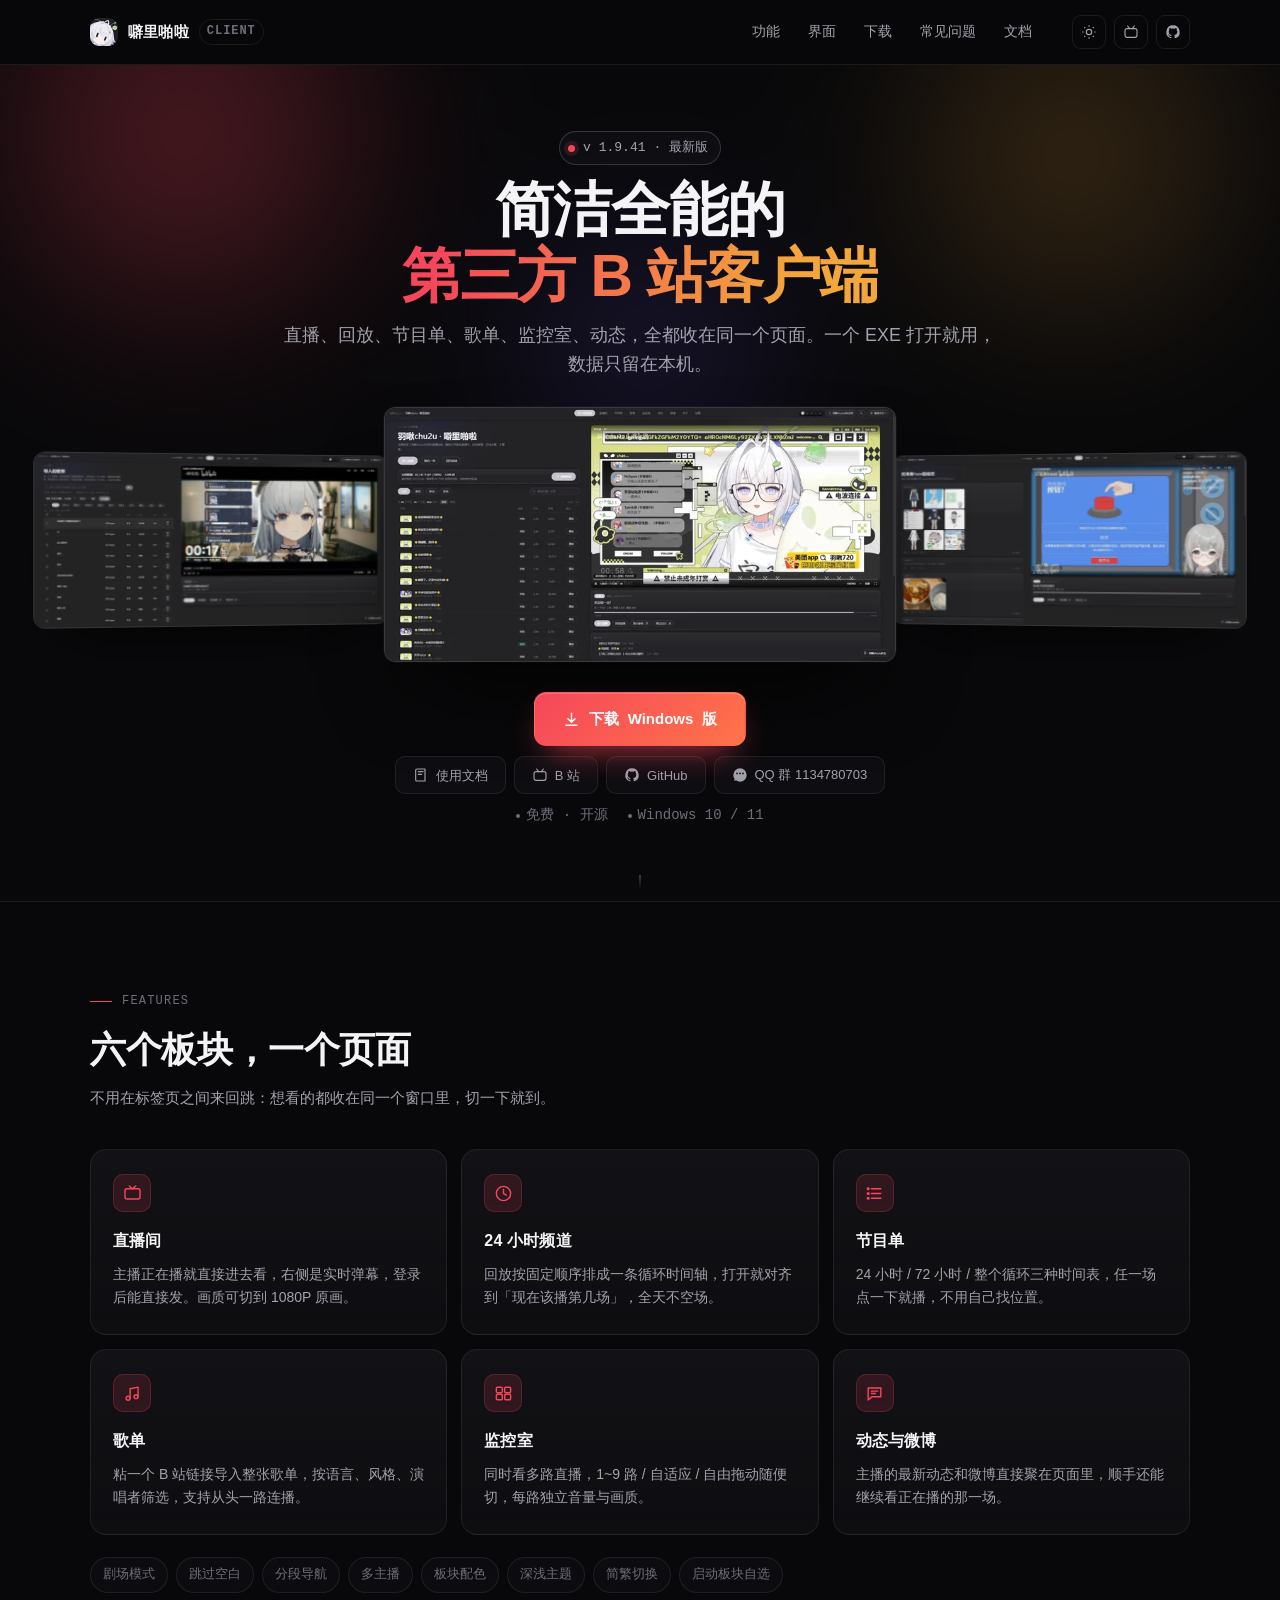
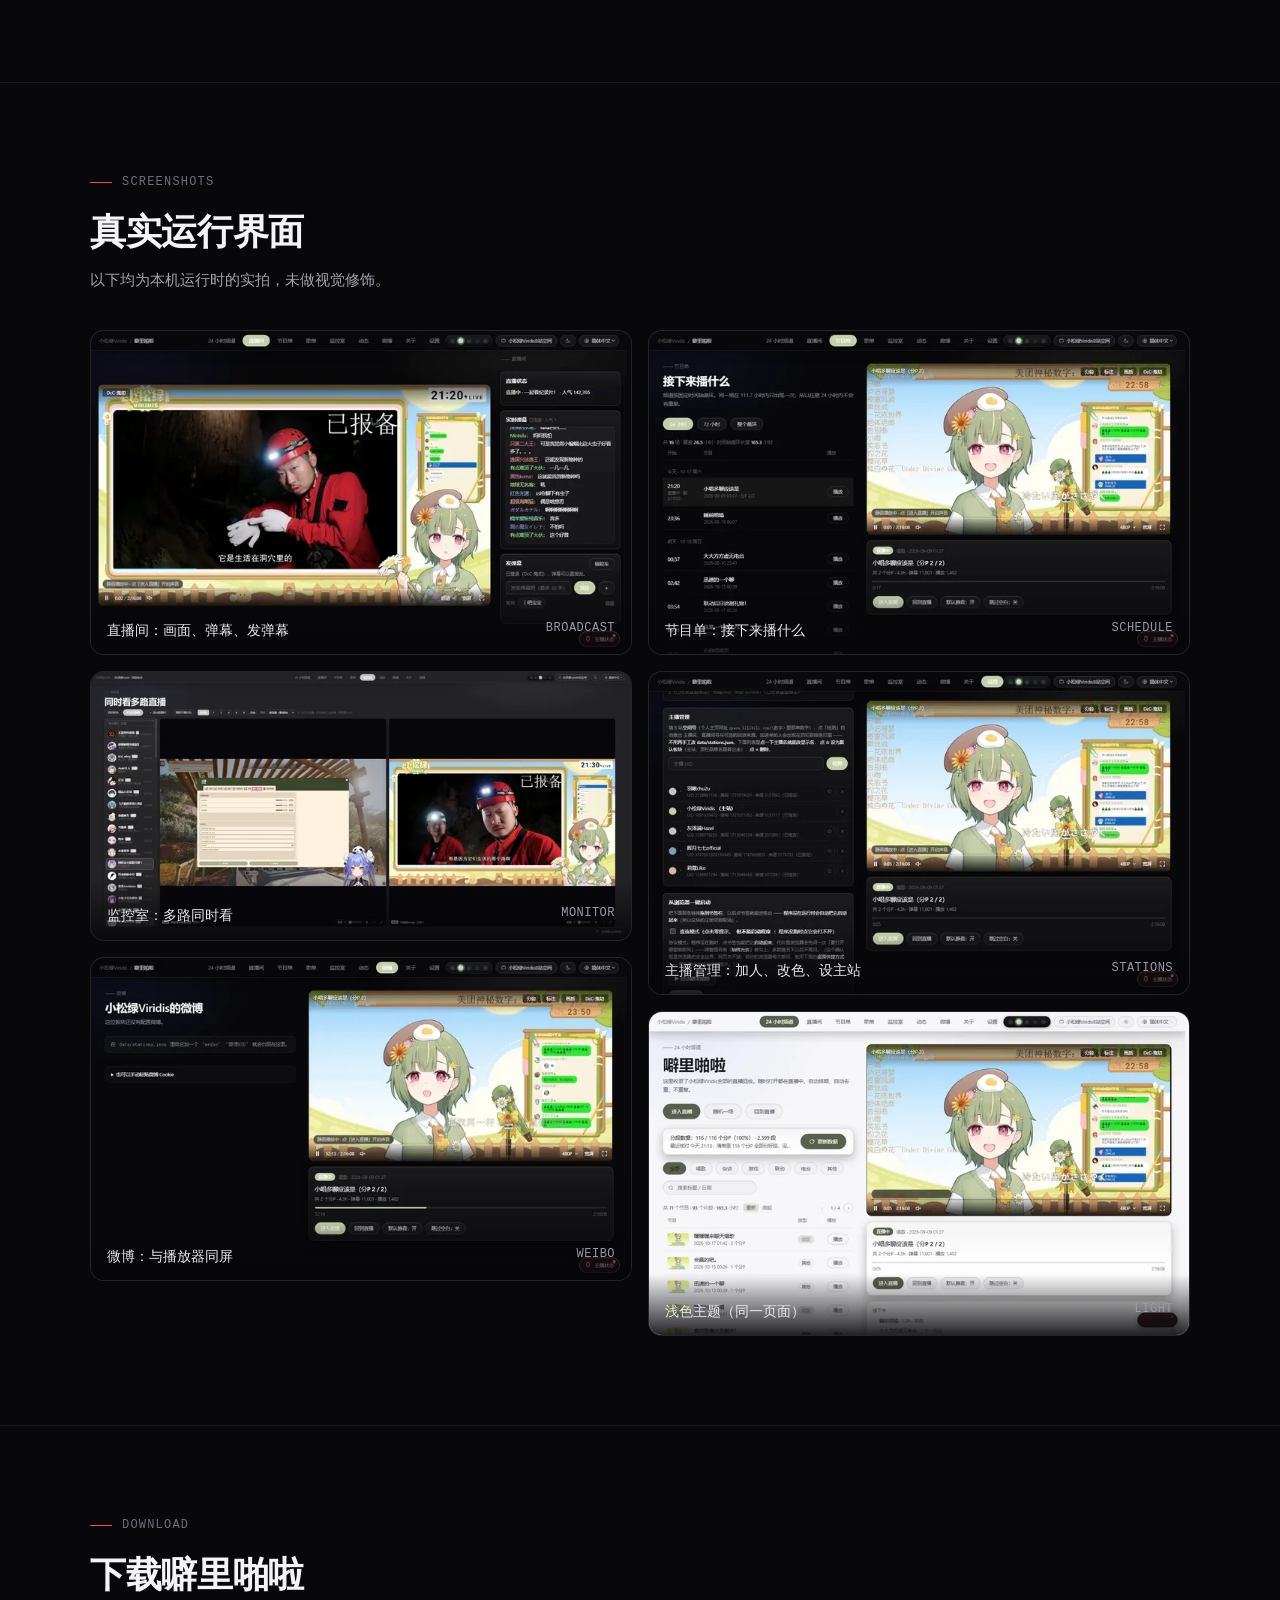
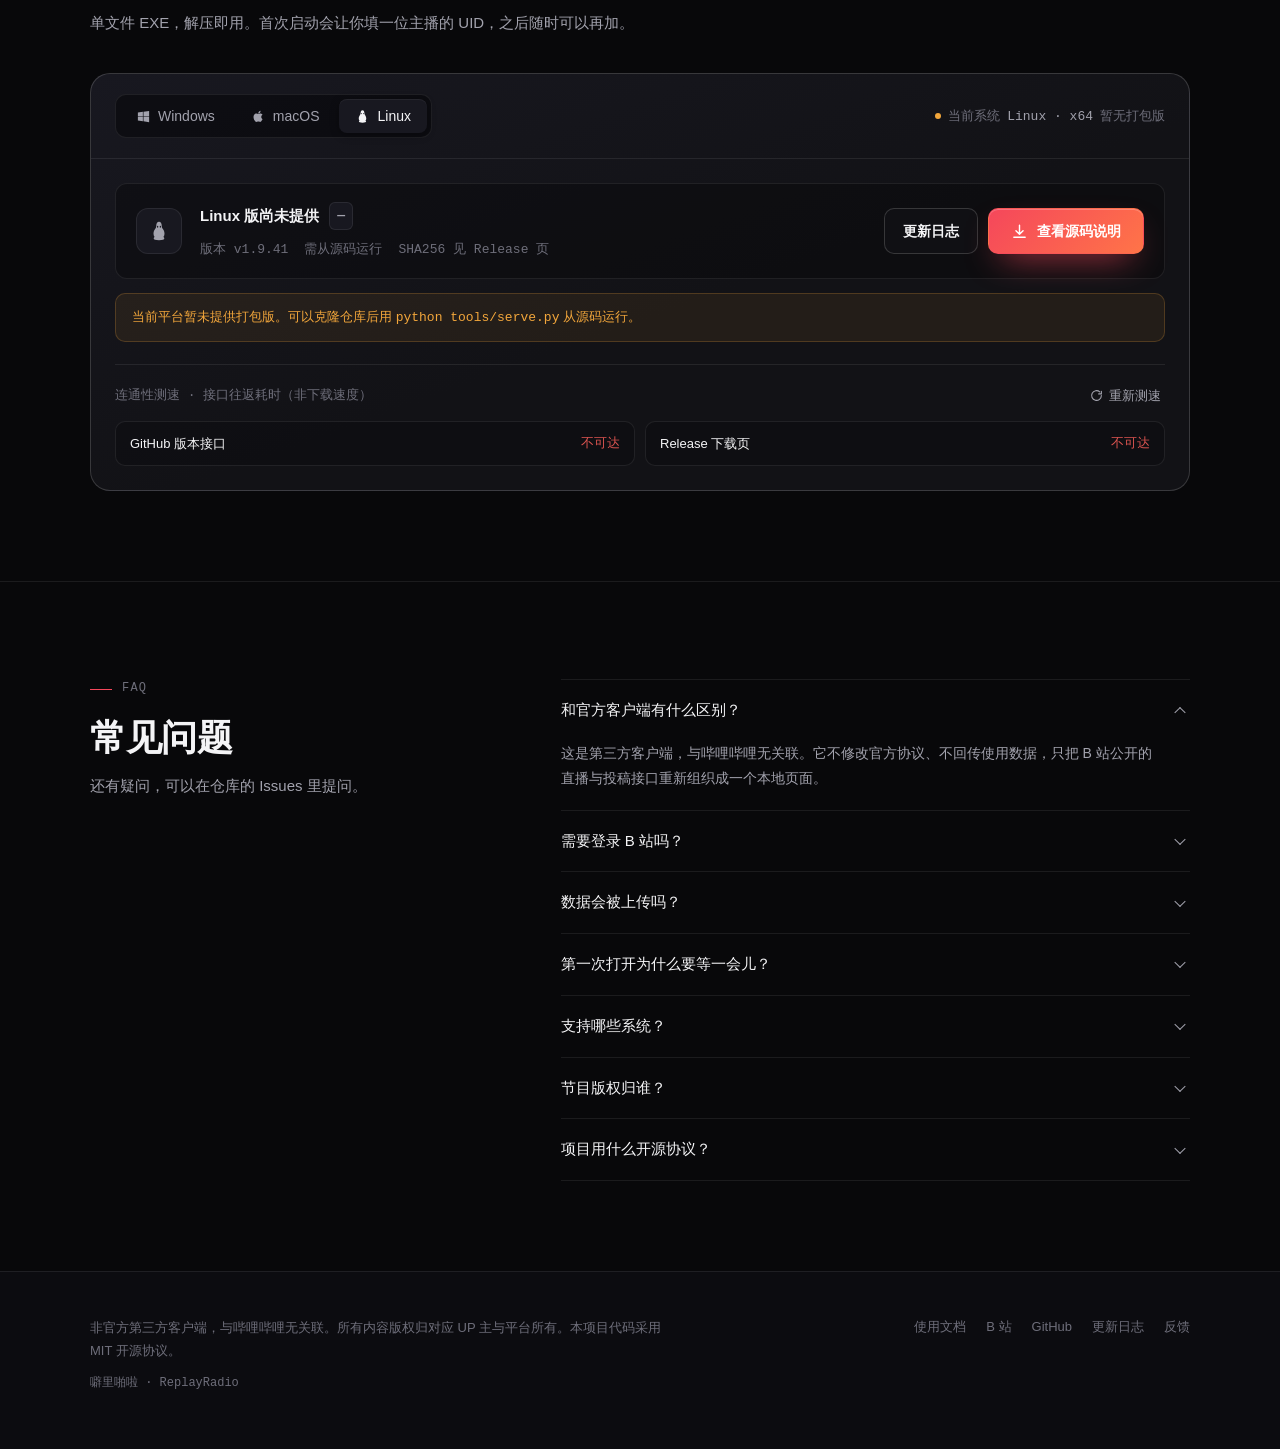
<file: index.html>
<!DOCTYPE html>
<html lang="zh-CN" data-theme="dark">
<head>
<meta charset="UTF-8" />
<meta name="viewport" content="width=device-width, initial-scale=1" />
<title>噼里啪啦 — 简洁全能的第三方 B 站客户端</title>
<meta name="description" content="噼里啪啦把直播、回放、节目单、歌单、监控室与动态收进同一个页面：一个 EXE 打开即用，不用装插件，数据只留在本机。" />
<meta name="theme-color" content="#08080a" />
<meta property="og:title" content="噼里啪啦 · 第三方 B 站客户端" />
<meta property="og:description" content="简洁全能，让你畅享全新的 B 站体验。六个板块，一个页面。" />
<meta property="og:type" content="website" />
<!-- 官网标签页图标（site/favicon.png）与左上角 logo 同源；EXE/快捷方式图标仍由 tools/make_icon.py 生成 -->
<link rel="icon" type="image/png" href="favicon.png" />
<link rel="apple-touch-icon" href="favicon.png" />
<style>
*,*::before,*::after{box-sizing:border-box}
:root{
  --bg:#08080a; --bg-soft:#0c0c10; --card:#121216; --card-2:#181820;
  --line:rgba(255,255,255,.08); --line-strong:rgba(255,255,255,.16);
  --fg:#f4f4f6; --muted:#a2a2ad; --dim:#6e6e7a;
  --red:#f5475b; --red-soft:rgba(245,71,91,.14); --amber:#f2a63b;
  --radius:16px; --maxw:1180px;
  --font:"PingFang SC","HarmonyOS Sans SC","Microsoft YaHei",-apple-system,BlinkMacSystemFont,"Segoe UI",sans-serif;
  --mono:ui-monospace,"SF Mono","JetBrains Mono",Consolas,monospace;
}
html[data-theme="light"]{
  --bg:#f6f6f8; --bg-soft:#fff; --card:#fff; --card-2:#f1f1f4;
  --line:rgba(12,12,20,.09); --line-strong:rgba(12,12,20,.16);
  --fg:#13131a; --muted:#575763; --dim:#8b8b97;
  --red-soft:rgba(245,71,91,.1);
}
html,body{margin:0}
body{background:var(--bg);color:var(--fg);font-family:var(--font);font-size:16px;line-height:1.65;font-variant-numeric:tabular-nums;
  -webkit-font-smoothing:antialiased;overflow-x:hidden;transition:background .3s,color .3s}
a{color:inherit;text-decoration:none}
img{display:block;max-width:100%}
h1,h2,h3,p{margin:0}
::selection{background:rgba(245,71,91,.3)}

.wrap{max-width:var(--maxw);margin:0 auto;padding:0 clamp(20px,4vw,40px)}

/* ---------- nav ---------- */
.nav{position:sticky;top:0;z-index:50;background:color-mix(in srgb,var(--bg) 78%,transparent);
  border-bottom:1px solid var(--line);backdrop-filter:blur(16px) saturate(140%)}
.nav-in{max-width:var(--maxw);margin:0 auto;padding:0 clamp(20px,4vw,40px);height:64px;
  display:flex;align-items:center;gap:28px}
.brand{display:flex;align-items:center;gap:10px;font-weight:600;letter-spacing:.2px}
.brand svg,.brand .brand-logo{width:28px;height:28px;flex:none}
.brand .brand-logo{border-radius:9px;object-fit:cover;display:block}
.brand b{font-size:15px}
.brand span{font-size:12px;color:var(--dim);font-family:var(--mono);letter-spacing:.08em;
  border:1px solid var(--line);border-radius:999px;padding:2px 7px}
.nav-links{display:flex;gap:4px;margin-left:auto}
.nav-links a{font-size:14px;color:var(--muted);padding:7px 12px;border-radius:8px;transition:.2s}
.nav-links a:hover{color:var(--fg);background:var(--card-2)}
.nav-act{display:flex;align-items:center;gap:8px}
.icon-btn{width:34px;height:34px;display:grid;place-items:center;border:1px solid var(--line);
  background:transparent;color:var(--muted);border-radius:9px;cursor:pointer;transition:.2s}
.icon-btn:hover{color:var(--fg);border-color:var(--line-strong);background:var(--card-2)}
.icon-btn svg{width:16px;height:16px}
html[data-theme="dark"] .i-sun{display:block} html[data-theme="dark"] .i-moon{display:none}
html[data-theme="light"] .i-sun{display:none} html[data-theme="light"] .i-moon{display:block}

/* ---------- hero ---------- */
.hero{position:relative;overflow:hidden;min-height:calc(100svh - 64px);display:flex;align-items:center;
  padding:clamp(20px,2.6vh,36px) 0 clamp(26px,3.4vh,44px)}
.blobs{position:absolute;inset:-20% -10% auto -10%;height:760px;pointer-events:none;z-index:0;filter:blur(70px);
  opacity:.55;transition:opacity .4s}
html[data-theme="light"] .blobs{opacity:.35}
.blobs i{position:absolute;display:block;border-radius:50%}
.blobs i:nth-child(1){width:44vw;height:44vw;left:2%;top:-6%;background:radial-gradient(circle,rgba(245,71,91,.62),transparent 66%);
  animation:drift1 26s ease-in-out infinite alternate}
.blobs i:nth-child(2){width:38vw;height:38vw;right:6%;top:2%;background:radial-gradient(circle,rgba(242,166,59,.42),transparent 68%);
  animation:drift2 31s ease-in-out infinite alternate}
.blobs i:nth-child(3){width:30vw;height:30vw;left:38%;top:34%;background:radial-gradient(circle,rgba(122,92,246,.34),transparent 70%);
  animation:drift3 37s ease-in-out infinite alternate}
@keyframes drift1{to{transform:translate3d(6vw,4vh,0) scale(1.12)}}
@keyframes drift2{to{transform:translate3d(-5vw,6vh,0) scale(1.08)}}
@keyframes drift3{to{transform:translate3d(4vw,-5vh,0) scale(.92)}}
.spot{position:absolute;z-index:1;width:520px;height:520px;left:0;top:0;pointer-events:none;opacity:0;
  background:radial-gradient(circle,rgba(255,255,255,.08),transparent 62%);transform:translate(-50%,-50%);
  transition:opacity .4s}
html[data-theme="light"] .spot{background:radial-gradient(circle,rgba(245,71,91,.1),transparent 62%)}

.hero-wrap{position:relative;z-index:2;display:flex;flex-direction:column;align-items:center;
  text-align:center;width:100%}
.hero-head{max-width:880px}
.chip{display:inline-flex;align-items:center;gap:8px;font-family:var(--mono);font-size:13px;
  color:var(--muted);border:1px solid var(--line-strong);background:color-mix(in srgb,var(--card) 70%,transparent);
  border-radius:999px;padding:5px 12px 5px 8px}
.chip .dot{width:7px;height:7px;border-radius:50%;background:var(--red);box-shadow:0 0 0 4px var(--red-soft);
  animation:pulse 2.4s ease-in-out infinite}
@keyframes pulse{50%{box-shadow:0 0 0 7px transparent}}
h1{font-size:clamp(32px,4.6vw,60px);line-height:1.12;letter-spacing:-.02em;font-weight:700;margin:12px 0 0}
h1 em{font-style:normal;background:linear-gradient(96deg,var(--red) 8%,var(--amber) 82%);
  -webkit-background-clip:text;background-clip:text;color:transparent}
.lede{margin:12px auto 0;font-size:clamp(15px,1.4vw,18px);color:var(--muted);max-width:40em;line-height:1.66}
.cta{display:flex;flex-wrap:wrap;align-items:center;justify-content:center;gap:10px}
.btn{display:inline-flex;align-items:center;gap:9px;height:54px;padding:0 28px;border-radius:12px;
  font-size:15px;font-weight:600;border:1px solid transparent;cursor:pointer;transition:transform .18s,box-shadow .25s,background .25s,border-color .25s}
.btn svg{width:17px;height:17px}
.btn.glow{position:relative;overflow:hidden;color:#fff;
  background:linear-gradient(135deg,#f5475b,#ff7448);
  box-shadow:0 14px 34px -14px rgba(245,71,91,.9),inset 0 1px 0 rgba(255,255,255,.22)}
.btn.glow::after{content:"";position:absolute;inset:0;background:linear-gradient(105deg,transparent 30%,rgba(255,255,255,.35) 48%,transparent 62%);
  transform:translateX(-120%);transition:transform .65s ease}
.btn.glow:hover{transform:translateY(-2px);box-shadow:0 20px 44px -14px rgba(245,71,91,1),inset 0 1px 0 rgba(255,255,255,.28)}
.btn.glow:hover::after{transform:translateX(120%)}
.btn.ghost{background:color-mix(in srgb,var(--card) 80%,transparent);border-color:var(--line-strong);color:var(--fg)}
.btn.ghost:hover{background:var(--card-2);border-color:color-mix(in srgb,var(--fg) 26%,transparent);transform:translateY(-2px)}
.meta-row{display:flex;flex-wrap:wrap;justify-content:center;gap:20px;margin:0;padding:0;list-style:none;
  font-size:14px;color:var(--dim);font-family:var(--mono)}
.meta-row li{display:flex;align-items:center;gap:6px}
.meta-row li::before{content:"";width:4px;height:4px;border-radius:50%;background:var(--dim)}

.hero-stack{position:relative;display:flex;align-items:center;justify-content:center;width:100%;
  margin-top:clamp(6px,1.2vh,14px);perspective:1800px}
.win{position:relative;flex:0 0 auto;border-radius:12px;overflow:hidden;border:1px solid var(--line-strong);
  background:var(--card);box-shadow:0 30px 64px -30px rgba(0,0,0,.9);
  transition:transform .5s cubic-bezier(.2,.7,.2,1),opacity .35s,box-shadow .5s}
html[data-theme="light"] .win{box-shadow:0 30px 64px -34px rgba(20,20,40,.4)}
.win img{display:block;width:100%;height:auto}
.win.main{width:min(clamp(260px,40vw,620px),66vh);z-index:3;
  box-shadow:0 44px 90px -34px rgba(0,0,0,.95),0 0 0 1px rgba(255,255,255,.04)}
.win.side{width:min(clamp(170px,28vw,450px),50vh);z-index:1;opacity:.95}
.win.left{margin-right:-4%;transform:translateY(3%) rotateY(16deg) scale(.94);transform-origin:right center}
.win.right{margin-left:-4%;transform:translateY(3%) rotateY(-16deg) scale(.94);transform-origin:left center}
.win.main:hover{transform:translateY(-5px) scale(1.02)}
.win.left:hover{opacity:1;transform:translateY(1%) rotateY(11deg) scale(.97)}
.win.right:hover{opacity:1;transform:translateY(1%) rotateY(-11deg) scale(.97)}

.hero-foot{margin-top:clamp(10px,1.6vh,20px);display:flex;flex-direction:column;align-items:center;gap:10px}
.linkchips{display:flex;flex-wrap:wrap;justify-content:center;gap:8px}
.linkchip{display:inline-flex;align-items:center;gap:7px;height:38px;padding:0 17px;border-radius:10px;
  border:1px solid var(--line);color:var(--muted);font-size:13px;font-weight:400;
  font-family:var(--font);cursor:pointer;
  background:color-mix(in srgb,var(--card) 70%,transparent);
  transition:transform .2s,color .2s,border-color .2s,background .2s}
.linkchip svg{width:16px;height:16px;flex:none}
.linkchip:hover{color:var(--fg);border-color:color-mix(in srgb,var(--fg) 26%,transparent);
  background:var(--card-2);transform:translateY(-1px)}

.scroll-hint{position:absolute;left:50%;bottom:8px;transform:translateX(-50%);z-index:3;
  display:inline-flex;justify-content:center;padding:4px 10px}
.scroll-hint i{display:block;width:1px;height:14px;background:linear-gradient(var(--dim),transparent);
  animation:hintDrop 2.2s ease-in-out infinite}
@keyframes hintDrop{0%,100%{opacity:.35;transform:translateY(-2px)}50%{opacity:1;transform:translateY(2px)}}

/* ---------- sections ---------- */
.section{position:relative;padding:clamp(52px,7vw,92px) 0;border-top:1px solid var(--line);scroll-margin-top:76px}
.eyebrow{display:flex;align-items:center;gap:10px;font-family:var(--mono);font-size:12px;
  letter-spacing:.1em;color:var(--dim);margin-bottom:16px}
.eyebrow::before{content:"";width:22px;height:1px;background:var(--red)}
h2{font-size:clamp(24px,3.2vw,36px);line-height:1.25;letter-spacing:-.01em;font-weight:700;max-width:22em}
.sub{margin-top:14px;color:var(--muted);max-width:40em;font-size:15px}

.cards{display:grid;grid-template-columns:repeat(3,1fr);gap:14px;margin-top:38px}
.card{position:relative;padding:24px 22px;border:1px solid var(--line);border-radius:var(--radius);
  background:linear-gradient(180deg,var(--card),color-mix(in srgb,var(--card) 60%,transparent));
  transition:transform .25s,border-color .25s,background .25s}
.card:hover{transform:translateY(-4px);border-color:var(--line-strong);background:var(--card-2)}
.card .ic{width:38px;height:38px;border-radius:10px;display:grid;place-items:center;margin-bottom:16px;
  background:var(--red-soft);color:var(--red);border:1px solid rgba(245,71,91,.22)}
.card .ic svg{width:19px;height:19px}
.card h3{font-size:16px;font-weight:600;letter-spacing:.01em}
.card p{margin-top:8px;font-size:14px;color:var(--muted);line-height:1.7}
.card:hover .ic{color:var(--amber);background:rgba(242,166,59,.12);border-color:rgba(242,166,59,.26)}
.pillrow{display:flex;flex-wrap:wrap;gap:8px;margin-top:22px}
.pillrow span{font-family:var(--mono);font-size:13px;color:var(--dim);border:1px solid var(--line);
  border-radius:999px;padding:6px 12px;background:color-mix(in srgb,var(--card) 55%,transparent)}

.gallery{columns:2;column-gap:16px;margin-top:38px}
.gal{position:relative;border:1px solid var(--line);border-radius:14px;overflow:hidden;background:var(--card);
  break-inside:avoid;margin:0 0 16px;
  transition:border-color .25s,transform .45s cubic-bezier(.2,.7,.2,1),box-shadow .45s}
.gal:hover{border-color:var(--line-strong);transform:translateY(-4px) scale(1.05);z-index:2;
  box-shadow:0 30px 66px -28px rgba(0,0,0,.92)}
html[data-theme="light"] .gal:hover{box-shadow:0 30px 66px -30px rgba(20,20,40,.35)}
.gal img{width:100%;height:auto}
.gal figcaption{position:absolute;left:0;right:0;bottom:0;padding:26px 16px 12px;font-size:14px;font-weight:500;color:#e8e8ee;
  background:linear-gradient(transparent,rgba(6,6,9,.88));display:flex;justify-content:space-between;gap:12px}
.gal figcaption span{color:#9a9aa6;font-family:var(--mono);font-size:12px;font-weight:400;letter-spacing:.04em}

/* ---------- download ---------- */
.dl{position:relative;border:1px solid var(--line-strong);border-radius:20px;overflow:hidden;
  background:linear-gradient(160deg,var(--card-2),var(--card) 55%);margin-top:38px}
.dl::before{content:"";position:absolute;inset:-1px -1px auto;height:1px;
  background:linear-gradient(90deg,transparent,rgba(245,71,91,.8),rgba(242,166,59,.7),transparent)}
.dl-top{display:flex;align-items:center;gap:14px;flex-wrap:wrap;padding:20px 24px;border-bottom:1px solid var(--line)}
.dl-tabs{display:flex;gap:4px;padding:4px;border:1px solid var(--line);border-radius:11px;background:color-mix(in srgb,var(--bg) 60%,transparent)}
.dl-tabs button{height:34px;padding:0 16px;border:0;border-radius:8px;background:transparent;color:var(--muted);
  font-family:var(--font);font-size:14px;font-weight:500;cursor:pointer;transition:.2s;display:flex;align-items:center;gap:7px}
.dl-tabs button svg{width:15px;height:15px}
.dl-tabs button[aria-selected="true"]{background:var(--card-2);color:var(--fg);box-shadow:0 1px 0 rgba(255,255,255,.06) inset,0 2px 8px rgba(0,0,0,.35)}
.dl-tabs button:hover:not([aria-selected="true"]){color:var(--fg)}
.detect{margin-left:auto;font-family:var(--mono);font-size:13px;color:var(--dim);display:flex;align-items:center;gap:7px}
.detect b{color:var(--muted);font-weight:500}
.dl-body{padding:24px}
.asset{display:grid;grid-template-columns:auto 1fr auto;gap:18px;align-items:center;padding:18px 20px;
  border:1px solid var(--line);border-radius:12px;background:color-mix(in srgb,var(--bg) 42%,transparent)}
.os-ic{width:46px;height:46px;border-radius:12px;display:grid;place-items:center;background:var(--card-2);
  border:1px solid var(--line);color:var(--muted)}
.os-ic svg{width:22px;height:22px}
.asset h4{margin:0;font-size:15px;font-weight:600;display:flex;align-items:center;gap:10px;flex-wrap:wrap}
.asset h4 code{font-family:var(--mono);font-size:13px;color:var(--muted);background:var(--card-2);
  border:1px solid var(--line);border-radius:6px;padding:2px 7px}
.asset ul{display:flex;flex-wrap:wrap;gap:16px;margin:9px 0 0;padding:0;list-style:none;
  font-size:13px;color:var(--dim);font-family:var(--mono)}
.asset-act{display:flex;align-items:center;gap:10px;justify-content:flex-end}
.asset .btn{height:46px;min-width:136px;justify-content:center;padding:0 22px;font-size:14px;border-radius:10px}
.asset .btn.sm{min-width:0;height:46px;padding:0 18px;font-size:14px}
.warn{margin-top:14px;padding:12px 16px;border-radius:10px;font-size:13px;color:var(--amber);
  background:rgba(242,166,59,.08);border:1px solid rgba(242,166,59,.22);display:none}
.warn.on{display:block}
.mirrors{margin-top:22px;border-top:1px solid var(--line);padding-top:18px}
.mirrors-head{display:flex;align-items:center;justify-content:space-between;gap:12px;flex-wrap:wrap}
.mirrors-head p{font-size:13px;color:var(--dim);font-family:var(--mono)}
.link-btn{background:none;border:0;color:var(--muted);font-family:var(--font);font-size:13px;cursor:pointer;
  display:inline-flex;align-items:center;gap:6px;padding:4px}
.link-btn:hover{color:var(--fg)}
.mirror-list{display:grid;grid-template-columns:repeat(2,1fr);gap:10px;margin-top:12px}
.mirror{display:flex;align-items:center;gap:10px;padding:11px 14px;border:1px solid var(--line);
  border-radius:10px;font-size:13px;background:color-mix(in srgb,var(--bg) 30%,transparent)}
.mirror .nm{flex:1;overflow:hidden;text-overflow:ellipsis;white-space:nowrap}
.mirror .lat{font-family:var(--mono);font-size:13px;color:var(--dim)}
.mirror .lat.ok{color:#4caf7d}.mirror .lat.bad{color:#d9534f}.mirror .lat.run{color:var(--muted)}
/* 国内加速入口：沿用 mirror 行样式，a 标签本身作为可点击下载项 */
.cn-list{display:grid;grid-template-columns:repeat(3,1fr);gap:10px;margin-top:12px}
.cn-item{display:flex;align-items:center;gap:10px;padding:11px 14px;border:1px solid var(--line);
  border-radius:10px;font-size:13px;background:color-mix(in srgb,var(--bg) 30%,transparent);transition:.2s}
.cn-item:hover{border-color:var(--line-strong);background:var(--card-2)}
.cn-item .nm{flex:1;overflow:hidden;text-overflow:ellipsis;white-space:nowrap}
.cn-item .tag{font-family:var(--mono);font-size:12px;color:var(--dim);white-space:nowrap}
.cn-note{margin-top:11px;font-size:12px;line-height:1.7;color:var(--dim)}

/* ---------- faq ---------- */
.faq{display:grid;grid-template-columns:.8fr 1.2fr;gap:clamp(24px,4vw,56px);margin-top:8px}
.faq-list{border-top:1px solid var(--line)}
details{border-bottom:1px solid var(--line)}
details summary{cursor:pointer;list-style:none;padding:18px 34px 18px 0;position:relative;font-size:15px;font-weight:500}
details summary::-webkit-details-marker{display:none}
details summary::after{content:"";position:absolute;right:6px;top:50%;width:8px;height:8px;
  border-right:1.5px solid var(--muted);border-bottom:1.5px solid var(--muted);
  transform:translateY(-70%) rotate(45deg);transition:transform .25s}
details[open] summary::after{transform:translateY(-30%) rotate(225deg)}
details p{padding:0 32px 18px 0;margin:0;font-size:14px;color:var(--muted);line-height:1.8}

/* ---------- footer ---------- */
footer{border-top:1px solid var(--line);padding:44px 0 56px;background:var(--bg-soft)}
.foot{display:flex;justify-content:space-between;gap:28px;flex-wrap:wrap;font-size:13px;color:var(--dim)}
.foot-links{display:flex;gap:20px;flex-wrap:wrap}
.foot-links a:hover{color:var(--fg)}
.foot-note{max-width:44em;line-height:1.8}

.reveal{transition:opacity .7s cubic-bezier(.2,.7,.2,1),transform .7s cubic-bezier(.2,.7,.2,1)}
.reveal:not(.in){opacity:0;transform:translateY(18px)}
@media (prefers-reduced-motion:reduce){
  *{animation-duration:.001ms!important;animation-iteration-count:1!important;transition-duration:.001ms!important}
  .reveal{opacity:1;transform:none}
}
@media (max-height:820px){
  h1{font-size:clamp(30px,3.9vw,48px)}
  .lede{font-size:15px;margin-top:11px}
  .hero-stack{margin-top:8px}
  .hero-foot{margin-top:10px;gap:9px}
  .meta-row{display:none}
}
@media (max-width:980px){
  .win.side{display:none}
  .win.main{width:min(92vw,560px)}
  .scroll-hint{display:none}
  .cards{grid-template-columns:repeat(2,1fr)}
  .faq{grid-template-columns:1fr}
  .nav-links{display:none}
  .blobs{height:520px}
}
@media (max-height:760px){
  .scroll-hint{display:none}
}
@media (max-width:680px){
  .cards{grid-template-columns:1fr}
  .gallery{columns:1}
  .mirror-list,.cn-list{grid-template-columns:1fr}
  .asset{grid-template-columns:1fr;gap:12px}
  .os-ic{display:none}
  .asset-act{grid-column:1/-1;width:100%;justify-content:stretch}
  .asset-act .btn{flex:1 1 0}
  .detect{margin-left:0;width:100%}
  .cta .btn{flex:1 1 100%;justify-content:center}
  .dl-body{padding:18px}
  .meta-row{gap:8px 14px;font-size:13px}
  .frame-bar{height:28px}
}
/* 200% 缩放等极矮视口：主下载按钮必须仍在首屏内（只压缩竖向占位，不改构图与入口） */
@media (max-height:560px){
  .hero{align-items:flex-start;padding:10px 0 14px}
  h1{font-size:clamp(26px,3.2vw,34px);margin-top:8px}
  .lede{margin-top:8px;line-height:1.5}
  .hero-stack{margin-top:6px}
  .win{margin:0}
  .win.main{width:min(36vw,260px)}
  .hero-foot{margin-top:8px}
}
</style>
</head>
<body>

<header class="nav">
  <div class="nav-in">
    <a class="brand" href="#top" aria-label="噼里啪啦 首页">
      <img class="brand-logo" src="assets/brand-logo.webp" alt="" aria-hidden="true" />
      <b>噼里啪啦</b><span>CLIENT</span>
    </a>
    <nav class="nav-links" aria-label="主导航">
      <a href="#features">功能</a>
      <a href="#shots">界面</a>
      <a href="#download">下载</a>
      <a href="#faq">常见问题</a>
      <a href="https://github.com/DcC176/replay-radio#readme" target="_blank" rel="noopener">文档</a>
    </nav>
    <div class="nav-act">
      <button class="icon-btn" id="themeBtn" aria-label="切换深浅主题" title="切换主题">
        <svg class="i-sun" viewBox="0 0 24 24" fill="none" stroke="currentColor" stroke-width="1.7"><circle cx="12" cy="12" r="4"/><path d="M12 2v2M12 20v2M2 12h2M20 12h2M4.9 4.9l1.4 1.4M17.7 17.7l1.4 1.4M19.1 4.9l-1.4 1.4M6.3 17.7l-1.4 1.4"/></svg>
        <svg class="i-moon" viewBox="0 0 24 24" fill="none" stroke="currentColor" stroke-width="1.7"><path d="M20 14.5A8.5 8.5 0 0 1 9.5 4a8.5 8.5 0 1 0 10.5 10.5z"/></svg>
      </button>
      <a class="icon-btn" href="https://space.bilibili.com/378582162" target="_blank" rel="noopener" aria-label="B 站主页" title="B 站主页">
        <svg viewBox="0 0 24 24" fill="none" stroke="currentColor" stroke-width="1.7" stroke-linecap="round" stroke-linejoin="round"><rect x="3" y="7" width="18" height="13" rx="3"/><path d="M7 3l3 4M17 3l-3 4"/></svg>
      </a>
      <a class="icon-btn" href="https://github.com/DcC176/replay-radio" target="_blank" rel="noopener" aria-label="GitHub 仓库">
        <svg viewBox="0 0 24 24" fill="currentColor"><path d="M12 2a10 10 0 0 0-3.16 19.49c.5.09.68-.22.68-.48v-1.7c-2.78.6-3.37-1.34-3.37-1.34-.45-1.16-1.11-1.47-1.11-1.47-.9-.62.07-.6.07-.6 1 .07 1.53 1.03 1.53 1.03.9 1.52 2.34 1.08 2.91.83.09-.65.35-1.09.63-1.34-2.22-.25-4.55-1.11-4.55-4.94 0-1.09.39-1.98 1.03-2.68-.1-.25-.45-1.27.1-2.65 0 0 .84-.27 2.75 1.02a9.5 9.5 0 0 1 5 0c1.91-1.29 2.75-1.02 2.75-1.02.55 1.38.2 2.4.1 2.65.64.7 1.03 1.59 1.03 2.68 0 3.84-2.34 4.69-4.57 4.93.36.31.68.92.68 1.85v2.74c0 .27.18.58.69.48A10 10 0 0 0 12 2z"/></svg>
      </a>
    </div>
  </div>
</header>

<main id="top">

<section class="hero">
  <div class="blobs" aria-hidden="true"><i></i><i></i><i></i></div>
  <div class="spot" id="spot" aria-hidden="true"></div>
  <div class="wrap hero-wrap">
    <div class="hero-head">
      <span class="chip"><span class="dot" aria-hidden="true"></span>v<span id="verChip">1.0.68</span> · 最新版</span>
      <h1>简洁全能的<br /><em>第三方 B 站客户端</em></h1>
      <p class="lede">直播、回放、节目单、歌单、监控室、动态，全都收在同一个页面。<span style="white-space:nowrap">一个 EXE 打开就用</span>，数据只留在本机。</p>
    </div>

    <div class="hero-stack">
      <figure class="win side left">
        <img src="assets/app-playlist.webp" srcset="assets/app-playlist-720.webp 720w, assets/app-playlist.webp 1440w" sizes="(max-width:820px) 28vw, (max-width:1600px) 28vw, 450px" alt="歌单：导入整张 B 站歌单并按语言、风格、演唱者筛选" width="1920" height="953" />
      </figure>
      <figure class="win main">
        <img src="assets/app-live.webp" srcset="assets/app-live-720.webp 720w, assets/app-live.webp 1440w" sizes="(max-width:820px) 92vw, 620px" alt="24 小时频道：左侧节目单、正在播放与接下来，右侧播放器与弹幕" width="1920" height="953" fetchpriority="high" />
      </figure>
      <figure class="win side right">
        <img src="assets/app-dynamic.webp" srcset="assets/app-dynamic-720.webp 720w, assets/app-dynamic.webp 1440w" sizes="(max-width:820px) 28vw, (max-width:1600px) 28vw, 450px" alt="动态：主播的最新动态聚在页面里" width="1920" height="953" />
      </figure>
    </div>

    <div class="hero-foot">
      <div class="cta">
        <a class="btn glow" id="dlBtn" href="https://github.com/DcC176/replay-radio/releases/latest">
          <svg viewBox="0 0 24 24" fill="none" stroke="currentColor" stroke-width="2" stroke-linecap="round" stroke-linejoin="round"><path d="M12 3v12M7 11l5 5 5-5M4 20h16"/></svg>
          下载 <span id="osLabel">Windows</span> 版
        </a>
      </div>
      <div class="linkchips">
        <a class="linkchip" href="https://github.com/DcC176/replay-radio#readme" target="_blank" rel="noopener">
          <svg viewBox="0 0 24 24" fill="none" stroke="currentColor" stroke-width="1.7" stroke-linecap="round" stroke-linejoin="round"><path d="M4 19V5a2 2 0 0 1 2-2h12v18H6a2 2 0 0 1-2-2z"/><path d="M8 7h7M8 11h5"/></svg>
          使用文档
        </a>
        <a class="linkchip" href="https://space.bilibili.com/378582162" target="_blank" rel="noopener">
          <svg viewBox="0 0 24 24" fill="none" stroke="currentColor" stroke-width="1.7" stroke-linecap="round" stroke-linejoin="round"><rect x="3" y="7" width="18" height="13" rx="3"/><path d="M7 3l3 4M17 3l-3 4"/></svg>
          B 站
        </a>
        <a class="linkchip" href="https://github.com/DcC176/replay-radio" target="_blank" rel="noopener">
          <svg viewBox="0 0 24 24" fill="currentColor"><path d="M12 2a10 10 0 0 0-3.16 19.49c.5.09.68-.22.68-.48v-1.7c-2.78.6-3.37-1.34-3.37-1.34-.45-1.16-1.11-1.47-1.11-1.47-.9-.62.07-.6.07-.6 1 .07 1.53 1.03 1.53 1.03.9 1.52 2.34 1.08 2.91.83.09-.65.35-1.09.63-1.34-2.22-.25-4.55-1.11-4.55-4.94 0-1.09.39-1.98 1.03-2.68-.1-.25-.45-1.27.1-2.65 0 0 .84-.27 2.75 1.02a9.5 9.5 0 0 1 5 0c1.91-1.29 2.75-1.02 2.75-1.02.55 1.38.2 2.4.1 2.65.64.7 1.03 1.59 1.03 2.68 0 3.84-2.34 4.69-4.57 4.93.36.31.68.92.68 1.85v2.74c0 .27.18.58.69.48A10 10 0 0 0 12 2z"/></svg>
          GitHub
        </a>
        <button class="linkchip" id="qqChip" type="button" title="点击复制群号">
          <svg viewBox="0 0 24 24" fill="currentColor"><path d="M12 2a10 10 0 0 0-10 10c0 2.3.8 4.4 2.1 6.1L3 21l3.2-1.1A9.96 9.96 0 0 0 12 22a10 10 0 0 0 10-10A10 10 0 0 0 12 2zM7.5 11a1.3 1.3 0 1 1 0-2.6 1.3 1.3 0 0 1 0 2.6zm4.5 0a1.3 1.3 0 1 1 0-2.6 1.3 1.3 0 0 1 0 2.6zm4.5 0a1.3 1.3 0 1 1 0-2.6 1.3 1.3 0 0 1 0 2.6z"/></svg>
          <span id="qqChipLabel">QQ 群 1134780703</span>
        </button>
      </div>
      <ul class="meta-row">
        <li>免费 · 开源</li><li>Windows 10 / 11</li>
      </ul>
    </div>
  </div>
  <a class="scroll-hint" href="#features" aria-label="向下滚动查看功能"><i></i></a>
</section>

<section class="section" id="features">
  <div class="wrap">
    <div class="reveal">
      <p class="eyebrow">FEATURES</p>
      <h2>六个板块，一个页面</h2>
      <p class="sub">不用在标签页之间来回跳：想看的都收在同一个窗口里，切一下就到。</p>
    </div>
    <div class="cards">
      <article class="card reveal">
        <div class="ic"><svg viewBox="0 0 24 24" fill="none" stroke="currentColor" stroke-width="1.8" stroke-linecap="round" stroke-linejoin="round"><rect x="2.5" y="6" width="19" height="13" rx="2.5"/><path d="M8 2.5L12 6l4-3.5"/></svg></div>
        <h3>直播间</h3>
        <p>主播正在播就直接进去看，右侧是实时弹幕，登录后能直接发。画质可切到 1080P 原画。</p>
      </article>
      <article class="card reveal">
        <div class="ic"><svg viewBox="0 0 24 24" fill="none" stroke="currentColor" stroke-width="1.8" stroke-linecap="round"><circle cx="12" cy="12" r="9"/><path d="M12 7v5l3.5 2"/></svg></div>
        <h3>24 小时频道</h3>
        <p>回放按固定顺序排成一条循环时间轴，打开就对齐到「现在该播第几场」，全天不空场。</p>
      </article>
      <article class="card reveal">
        <div class="ic"><svg viewBox="0 0 24 24" fill="none" stroke="currentColor" stroke-width="1.8" stroke-linecap="round"><path d="M8 6h12M8 12h12M8 18h12"/><circle cx="4" cy="6" r="1.1" fill="currentColor"/><circle cx="4" cy="12" r="1.1" fill="currentColor"/><circle cx="4" cy="18" r="1.1" fill="currentColor"/></svg></div>
        <h3>节目单</h3>
        <p>24 小时 / 72 小时 / 整个循环三种时间表，任一场点一下就播，不用自己找位置。</p>
      </article>
      <article class="card reveal">
        <div class="ic"><svg viewBox="0 0 24 24" fill="none" stroke="currentColor" stroke-width="1.8" stroke-linecap="round" stroke-linejoin="round"><path d="M9 18V6l10-2v12"/><circle cx="6.5" cy="18" r="2.5"/><circle cx="16.5" cy="16" r="2.5"/></svg></div>
        <h3>歌单</h3>
        <p>粘一个 B 站链接导入整张歌单，按语言、风格、演唱者筛选，支持从头一路连播。</p>
      </article>
      <article class="card reveal">
        <div class="ic"><svg viewBox="0 0 24 24" fill="none" stroke="currentColor" stroke-width="1.8" stroke-linejoin="round"><rect x="3" y="4" width="7.5" height="7" rx="1.5"/><rect x="13.5" y="4" width="7.5" height="7" rx="1.5"/><rect x="3" y="13" width="7.5" height="7" rx="1.5"/><rect x="13.5" y="13" width="7.5" height="7" rx="1.5"/></svg></div>
        <h3>监控室</h3>
        <p>同时看多路直播，1~9 路 / 自适应 / 自由拖动随便切，每路独立音量与画质。</p>
      </article>
      <article class="card reveal">
        <div class="ic"><svg viewBox="0 0 24 24" fill="none" stroke="currentColor" stroke-width="1.8" stroke-linecap="round" stroke-linejoin="round"><path d="M4 5h16v11H9l-5 4z"/><path d="M8 9h8M8 12h5"/></svg></div>
        <h3>动态与微博</h3>
        <p>主播的最新动态和微博直接聚在页面里，顺手还能继续看正在播的那一场。</p>
      </article>
    </div>
    <div class="pillrow reveal">
      <span>剧场模式</span><span>跳过空白</span><span>分段导航</span><span>多主播</span>
      <span>板块配色</span><span>深浅主题</span><span>简繁切换</span><span>启动板块自选</span>
    </div>
  </div>
</section>

<section class="section" id="shots">
  <div class="wrap">
    <div class="reveal">
      <p class="eyebrow">SCREENSHOTS</p>
      <h2>真实运行界面</h2>
      <p class="sub">以下均为本机运行时的实拍，未做视觉修饰。</p>
    </div>
    <div class="gallery">
      <figure class="gal reveal">
        <img src="assets/app-broadcast.webp" srcset="assets/app-broadcast-720.webp 720w, assets/app-broadcast.webp 1440w" sizes="(max-width:680px) 92vw, (max-width:1236px) 45vw, 542px" alt="直播间：左侧直播画面与实时弹幕，右侧是直播状态与发弹幕框" width="1920" height="953" loading="lazy" />
        <figcaption>直播间：画面、弹幕、发弹幕<span>BROADCAST</span></figcaption>
      </figure>
      <figure class="gal reveal">
        <img src="assets/app-monitor.webp" srcset="assets/app-monitor-720.webp 720w, assets/app-monitor.webp 1440w" sizes="(max-width:680px) 92vw, (max-width:1236px) 45vw, 542px" alt="监控室：同时看多路直播，布局与音量可分别设置" width="1920" height="953" loading="lazy" />
        <figcaption>监控室：多路同时看<span>MONITOR</span></figcaption>
      </figure>
      <figure class="gal reveal">
        <img src="assets/app-weibo.webp" srcset="assets/app-weibo-720.webp 720w, assets/app-weibo.webp 1440w" sizes="(max-width:680px) 92vw, (max-width:1236px) 45vw, 542px" alt="微博板块：左侧为板块配置，右侧仍可继续播放当前节目" width="1920" height="953" loading="lazy" />
        <figcaption>微博：与播放器同屏<span>WEIBO</span></figcaption>
      </figure>
      <figure class="gal reveal">
        <img src="assets/app-schedule.webp" srcset="assets/app-schedule-720.webp 720w, assets/app-schedule.webp 1440w" sizes="(max-width:680px) 92vw, (max-width:1236px) 45vw, 542px" alt="节目单：24 小时、72 小时与整个循环的时间表，任一场点一下就播" width="1920" height="953" loading="lazy" />
        <figcaption>节目单：接下来播什么<span>SCHEDULE</span></figcaption>
      </figure>
      <figure class="gal reveal">
        <img src="assets/app-stations.webp" srcset="assets/app-stations-720.webp 720w, assets/app-stations.webp 1440w" sizes="(max-width:680px) 92vw, (max-width:1236px) 45vw, 542px" alt="设置里的主播管理：添加主播、改板块颜色、设默认板块" width="1920" height="953" loading="lazy" />
        <figcaption>主播管理：加人、改色、设主站<span>STATIONS</span></figcaption>
      </figure>
      <figure class="gal reveal">
        <img src="assets/app-light.webp" srcset="assets/app-light-720.webp 720w, assets/app-light.webp 1440w" sizes="(max-width:680px) 92vw, (max-width:1236px) 45vw, 542px" alt="同一个板块在浅色主题下的配色" width="1920" height="953" loading="lazy" />
        <figcaption>浅色主题（同一页面）<span>LIGHT</span></figcaption>
      </figure>
    </div>
  </div>
</section>

<section class="section" id="download">
  <div class="wrap">
    <div class="reveal">
      <p class="eyebrow">DOWNLOAD</p>
      <h2>下载噼里啪啦</h2>
      <p class="sub">单文件 EXE，解压即用。首次启动会让你填一位主播的 UID，之后随时可以再加。</p>
    </div>

    <div class="dl reveal">
      <div class="dl-top">
        <div class="dl-tabs" role="tablist" aria-label="选择平台">
          <button role="tab" aria-selected="true" data-plat="win">
            <svg viewBox="0 0 24 24" fill="currentColor"><path d="M3 5.5l8-1.1v7.1H3zM12 4.3L21 3v8.5h-9zM3 12.5h8v7.1l-8-1.1zM12 12.5h9V21l-9-1.3z"/></svg>Windows
          </button>
          <button role="tab" aria-selected="false" data-plat="mac">
            <svg viewBox="0 0 24 24" fill="currentColor"><path d="M16.4 12.6c0-2.3 1.9-3.4 2-3.5-1.1-1.6-2.8-1.8-3.4-1.8-1.5-.1-2.8.8-3.5.8s-1.8-.8-3-.8c-1.5 0-2.9.9-3.7 2.3-1.6 2.7-.4 6.7 1.1 8.9.7 1.1 1.6 2.3 2.8 2.2 1.1 0 1.5-.7 2.9-.7s1.7.7 2.9.7c1.2 0 2-1.1 2.7-2.2.9-1.3 1.2-2.5 1.3-2.6-.1 0-2.1-.8-2.1-3.3zM14.3 5.9c.6-.8 1.1-1.9 1-3-.9 0-2 .6-2.7 1.4-.6.7-1.1 1.8-1 2.9 1 .1 2-.5 2.7-1.3z"/></svg>macOS
          </button>
          <button role="tab" aria-selected="false" data-plat="linux">
            <svg viewBox="0 0 24 24" fill="currentColor"><path d="M12 2c-2 0-3 2-3 4.5 0 1.6-.6 2.3-1.3 3.4C6.8 11.2 6 12.8 6 15c0 1.4.4 2.6 1.2 3.6-.5.4-1 .9-1 1.5 0 1 1.9 1.9 5.8 1.9s5.8-.9 5.8-1.9c0-.6-.5-1.1-1-1.5.8-1 1.2-2.2 1.2-3.6 0-2.2-.8-3.8-1.7-5.1C15.6 8.8 15 8.1 15 6.5 15 4 14 2 12 2zm-1.5 4.2c.4 0 .7.5.7 1.1s-.3 1.1-.7 1.1-.7-.5-.7-1.1.3-1.1.7-1.1zm3 0c.4 0 .7.5.7 1.1s-.3 1.1-.7 1.1-.7-.5-.7-1.1.3-1.1.7-1.1z"/></svg>Linux
          </button>
        </div>
        <div class="detect" id="detect"><span class="dot" style="width:6px;height:6px;border-radius:50%;background:#4caf7d;display:inline-block"></span>正在检测当前系统…</div>
      </div>

      <div class="dl-body">
        <div class="asset">
          <div class="os-ic" id="assetIcon" aria-hidden="true">
            <svg viewBox="0 0 24 24" fill="currentColor"><path d="M3 5.5l8-1.1v7.1H3zM12 4.3L21 3v8.5h-9zM3 12.5h8v7.1l-8-1.1zM12 12.5h9V21l-9-1.3z"/></svg>
          </div>
          <div>
            <h4 id="assetName">ReplayRadio-v1.0.68.exe <code id="assetArch">x64</code></h4>
            <ul>
              <li id="assetVer">版本 v1.0.68</li>
              <li id="assetSize">体积约 55 MB</li>
              <li>SHA256 见 Release 页</li>
            </ul>
          </div>
          <div class="asset-act">
            <a class="btn ghost sm" href="https://github.com/DcC176/replay-radio/releases" target="_blank" rel="noopener">更新日志</a>
            <a class="btn glow" id="assetBtn" href="https://github.com/DcC176/replay-radio/releases/latest">
              <svg viewBox="0 0 24 24" fill="none" stroke="currentColor" stroke-width="2" stroke-linecap="round" stroke-linejoin="round"><path d="M12 3v12M7 11l5 5 5-5M4 20h16"/></svg>
              <span id="assetBtnLabel">下载</span>
            </a>
          </div>
        </div>
        <div class="warn" id="platWarn">当前平台暂未提供打包版。可以克隆仓库后用 <code>python tools/serve.py</code> 从源码运行。</div>

        <div class="mirrors" id="cnFast">
          <div class="mirrors-head">
            <p>国内加速下载 · 点选任一入口即可下载同一个安装包</p>
          </div>
          <div class="cn-list" id="cnList">
            <a class="cn-item" id="cnGhProxy" href="https://github.com/DcC176/replay-radio/releases/latest" target="_blank" rel="noopener">
              <span class="nm">GH-Proxy 加速</span><span class="tag">gh-proxy.com</span></a>
            <a class="cn-item" id="cnGhFast" href="https://github.com/DcC176/replay-radio/releases/latest" target="_blank" rel="noopener">
              <span class="nm">GhFast 加速</span><span class="tag">ghfast.top</span></a>
            <a class="cn-item" id="cnGhproxyNet" href="https://github.com/DcC176/replay-radio/releases/latest" target="_blank" rel="noopener">
              <span class="nm">GHProxy.net 加速</span><span class="tag">ghproxy.net</span></a>
          </div>
          <p class="cn-note">适用于在中国大陆、直连 GitHub 下载慢或超时的用户：三个入口由公共镜像中转同一个官方安装包，无需访问境外节点。文件未经本项目托管，下载后请核对 Release 页的 SHA-256；若某入口失效，换用其他入口或上方官方链接。</p>
        </div>

        <div class="mirrors">
          <div class="mirrors-head">
            <p>连通性测速 · 接口往返耗时（非下载速度）</p>
            <button class="link-btn" id="retest">
              <svg width="13" height="13" viewBox="0 0 24 24" fill="none" stroke="currentColor" stroke-width="2" stroke-linecap="round"><path d="M21 12a9 9 0 1 1-3-6.7M21 4v5h-5"/></svg>
              重新测速
            </button>
          </div>
          <div class="mirror-list" id="mirrors">
            <div class="mirror" data-url="https://api.github.com/repos/DcC176/replay-radio" data-mode="cors">
              <span class="nm">GitHub 版本接口</span><span class="lat run">待测</span>
            </div>
            <div class="mirror" data-url="https://github.com/DcC176/replay-radio/releases/latest" data-mode="nocors">
              <span class="nm">Release 下载页</span><span class="lat run">待测</span>
            </div>
          </div>
        </div>
      </div>
    </div>
  </div>
</section>

<section class="section" id="faq">
  <div class="wrap faq">
    <div class="reveal">
      <p class="eyebrow">FAQ</p>
      <h2>常见问题</h2>
      <p class="sub">还有疑问，可以在仓库的 Issues 里提问。</p>
    </div>
    <div class="faq-list reveal">
      <details open>
        <summary>和官方客户端有什么区别？</summary>
        <p>这是第三方客户端，与哔哩哔哩无关联。它不修改官方协议、不回传使用数据，只把 B 站公开的直播与投稿接口重新组织成一个本地页面。</p>
      </details>
      <details>
        <summary>需要登录 B 站吗？</summary>
        <p>登录后才能取到 1080P 并发弹幕。可以在页内扫码登录，凭据只写入本机数据目录，不会上传到任何地方。</p>
      </details>
      <details>
        <summary>数据会被上传吗？</summary>
        <p>不会。程序只在本机起一个服务（127.0.0.1），接口请求与媒体流都由它代取再转给页面。卸载时删掉数据目录即可清理干净。</p>
      </details>
      <details>
        <summary>第一次打开为什么要等一会儿？</summary>
        <p>首次需要拉取主播的节目单与分 P 详情，并生成分段索引，通常几十秒。之后读取本地缓存，打开即可播放。</p>
      </details>
      <details>
        <summary>支持哪些系统？</summary>
        <p>打包版提供 Windows 10 / 11 x64。macOS 与 Linux 可以用源码运行（只需 Python 3.9+，无第三方依赖），尚未提供预编译包。</p>
      </details>
      <details>
        <summary>节目版权归谁？</summary>
        <p>所有内容版权归对应 UP 主与平台所有。本项目只是把公开可访问的内容重新编排播放，不存储、不分发视频文件。</p>
      </details>
      <details>
        <summary>项目用什么开源协议？</summary>
        <p>本项目代码采用 <a href="https://github.com/DcC176/replay-radio/blob/main/LICENSE" target="_blank" rel="noopener">MIT 协议</a>；页面与程序内的第三方组件各有其许可，详见仓库中的说明。MIT 允许商用与修改，但内容版权仍归对应 UP 主与平台所有。</p>
      </details>
    </div>
  </div>
</section>

</main>

<footer>
  <div class="wrap foot">
    <div>
      <p class="foot-note">非官方第三方客户端，与哔哩哔哩无关联。所有内容版权归对应 UP 主与平台所有。本项目代码采用 MIT 开源协议。</p>
      <p style="margin-top:12px;font-family:var(--mono);font-size:12px">噼里啪啦 · ReplayRadio</p>
    </div>
    <nav class="foot-links" aria-label="页脚导航">
      <a href="https://github.com/DcC176/replay-radio#readme" target="_blank" rel="noopener">使用文档</a>
      <a href="https://space.bilibili.com/378582162" target="_blank" rel="noopener">B 站</a>
      <a href="https://github.com/DcC176/replay-radio" target="_blank" rel="noopener">GitHub</a>
      <a href="https://github.com/DcC176/replay-radio/releases" target="_blank" rel="noopener">更新日志</a>
      <a href="https://github.com/DcC176/replay-radio/issues" target="_blank" rel="noopener">反馈</a>
    </nav>
  </div>
</footer>

<script>
(function(){
  "use strict";
  var REPO = "DcC176/replay-radio";

  /* ⚠️ 发版时只改这三行：版本号 / 安装包体积。下载地址与文件名会自动拼出来。
     改完记得同步 index.html 顶部静态文案里的 v1.0.35（无 JS 时显示）。 */
  var VERSION = "1.9.41";
  var ASSET_SIZE_MB = 53;
  var ASSET_NAME = "ReplayRadio-v" + VERSION + ".exe";
  var ASSET_URL = "https://github.com/" + REPO + "/releases/download/v" + VERSION + "/" + ASSET_NAME;
  /* 国内加速：公共镜像前缀 + 同一个官方安装包；任一失效不影响其余入口。 */
  var CN_MIRRORS = [
    ["cnGhProxy", "https://gh-proxy.com/"],
    ["cnGhFast", "https://ghfast.top/"],
    ["cnGhproxyNet", "https://ghproxy.net/"]
  ];

  function applyVersion(){
    document.getElementById("verChip").textContent = VERSION;
    document.getElementById("assetName").firstChild.nodeValue = ASSET_NAME + " ";
    document.getElementById("assetVer").textContent = "版本 v" + VERSION;
    document.getElementById("assetSize").textContent = "体积约 " + ASSET_SIZE_MB + " MB";
    document.getElementById("dlBtn").href = ASSET_URL;
    CN_MIRRORS.forEach(function(m){
      document.getElementById(m[0]).href = m[1] + ASSET_URL;
    });
  }

  /* ---------- theme ---------- */
  var root = document.documentElement;
  try {
    var saved = localStorage.getItem("rr-theme");
    if (saved === "light" || saved === "dark") root.setAttribute("data-theme", saved);
  } catch (e) {}
  var themeBtn = document.getElementById("themeBtn");
  themeBtn.addEventListener("click", function(){
    var next = root.getAttribute("data-theme") === "dark" ? "light" : "dark";
    root.setAttribute("data-theme", next);
    try { localStorage.setItem("rr-theme", next); } catch (e) {}
  });

  /* ---------- QQ 群号一键复制 ---------- */
  var qqChip = document.getElementById("qqChip");
  var qqTimer;
  qqChip.addEventListener("click", function(){
    navigator.clipboard.writeText("1134780703").then(function(){
      var label = document.getElementById("qqChipLabel");
      label.textContent = "已复制群号 ✓";
      clearTimeout(qqTimer);
      qqTimer = setTimeout(function(){ label.textContent = "QQ 群 1134780703"; }, 1600);
    });
  });

  /* ---------- reveal on scroll ---------- */
  var io = new IntersectionObserver(function(entries){
    entries.forEach(function(en){
      if (en.isIntersecting) { en.target.classList.add("in"); io.unobserve(en.target); }
    });
  }, { rootMargin: "0px 0px -8% 0px", threshold: 0.08 });
  document.querySelectorAll(".reveal").forEach(function(el){ io.observe(el); });

  /* ---------- hero spotlight ---------- */
  var spot = document.getElementById("spot");
  var hero = document.querySelector(".hero");
  if (window.matchMedia("(pointer:fine)").matches && !window.matchMedia("(prefers-reduced-motion:reduce)").matches) {
    hero.addEventListener("pointermove", function(e){
      var r = hero.getBoundingClientRect();
      spot.style.opacity = "0.55";
      spot.style.transform = "translate(" + (e.clientX - r.left) + "px," + (e.clientY - r.top) + "px) translate(-50%,-50%)";
    });
  }

  /* ---------- platform detect ---------- */
  function detectPlatform(){
    var ua = navigator.userAgent;
    var plat = navigator.userAgentData && navigator.userAgentData.platform ? navigator.userAgentData.platform : navigator.platform || "";
    var p = "win";
    if (/mac/i.test(plat) || /Mac OS X/i.test(ua)) p = "mac";
    else if (/linux/i.test(plat) || /Linux/i.test(ua)) p = "linux";
    var arch = /arm64|aarch64/i.test(ua) ? "arm64" : "x64";
    return { plat: p, arch: arch, label: p === "win" ? "Windows" : p === "mac" ? "macOS" : "Linux" };
  }
  var sys = detectPlatform();
  var detectEl = document.getElementById("detect");
  var platBtns = Array.prototype.slice.call(document.querySelectorAll(".dl-tabs button"));
  var osLabel = document.getElementById("osLabel");

  function render(plat){
    platBtns.forEach(function(b){ b.setAttribute("aria-selected", String(b.dataset.plat === plat)); });
    var ok = plat === "win";
    var tabIcon = document.querySelector('.dl-tabs button[data-plat="' + plat + '"] svg');
    if (tabIcon) document.getElementById("assetIcon").innerHTML = tabIcon.outerHTML;
    document.getElementById("assetName").firstChild.nodeValue =
      (plat === "win" ? ASSET_NAME : (plat === "mac" ? "macOS 版尚未提供" : "Linux 版尚未提供")) + " ";
    document.getElementById("assetArch").textContent = plat === "win" ? "x64" : "—";
    document.getElementById("assetVer").textContent = "版本 v" + VERSION;
    document.getElementById("assetSize").textContent = plat === "win" ? "体积约 " + ASSET_SIZE_MB + " MB" : "需从源码运行";
    document.getElementById("platWarn").classList.toggle("on", !ok);
    document.getElementById("cnFast").hidden = !ok;
    var btn = document.getElementById("assetBtn");
    btn.href = ok ? ASSET_URL : "https://github.com/" + REPO;
    document.getElementById("assetBtnLabel").textContent = ok ? "下载" : "查看源码说明";
  }

  platBtns.forEach(function(b){
    b.addEventListener("click", function(){ render(b.dataset.plat); });
  });

  if (sys.plat === "win") {
    detectEl.innerHTML = '<span style="width:6px;height:6px;border-radius:50%;background:#4caf7d;display:inline-block"></span>已检测 <b>' + sys.label + " · " + sys.arch + "</b>";
  } else {
    detectEl.innerHTML = '<span style="width:6px;height:6px;border-radius:50%;background:#f2a63b;display:inline-block"></span>当前系统 <b>' + sys.label + " · " + sys.arch + "</b> 暂无打包版";
    osLabel.textContent = "Windows";
  }
  applyVersion();
  render(sys.plat === "win" ? "win" : sys.plat);

  /* ---------- mirror latency ---------- */
  function testOne(el){
    var url = el.dataset.url;
    var mode = el.dataset.mode || "cors";
    var lat = el.querySelector(".lat");
    lat.textContent = "…"; lat.className = "lat run";
    var t0 = performance.now();
    var ctrl = new AbortController();
    var timer = setTimeout(function(){ ctrl.abort(); }, 6000);
    var opt = { signal: ctrl.signal, cache: "no-store" };
    if (mode === "nocors") { opt.mode = "no-cors"; opt.method = "HEAD"; }
    fetch(url + (url.indexOf("?") > -1 ? "&" : "?") + "t=" + Date.now(), opt)
      .then(function(r){
        clearTimeout(timer);
        var ms = Math.round(performance.now() - t0);
        var reachable = r.ok || r.type === "opaque";
        lat.textContent = reachable ? ms + " ms" : "HTTP " + r.status;
        lat.className = "lat " + (reachable ? "ok" : "bad");
      })
      .catch(function(){
        clearTimeout(timer);
        lat.textContent = "不可达"; lat.className = "lat bad";
      });
  }
  function runTests(){
    Array.prototype.forEach.call(document.querySelectorAll(".mirror"), function(el){ testOne(el); });
  }
  document.getElementById("retest").addEventListener("click", runTests);
  var started = false;
  var mIo = new IntersectionObserver(function(en){
    if (en[0].isIntersecting && !started) { started = true; runTests(); mIo.disconnect(); }
  }, { threshold: 0.3 });
  mIo.observe(document.getElementById("mirrors"));
})();
</script>
</body>
</html>
</file>
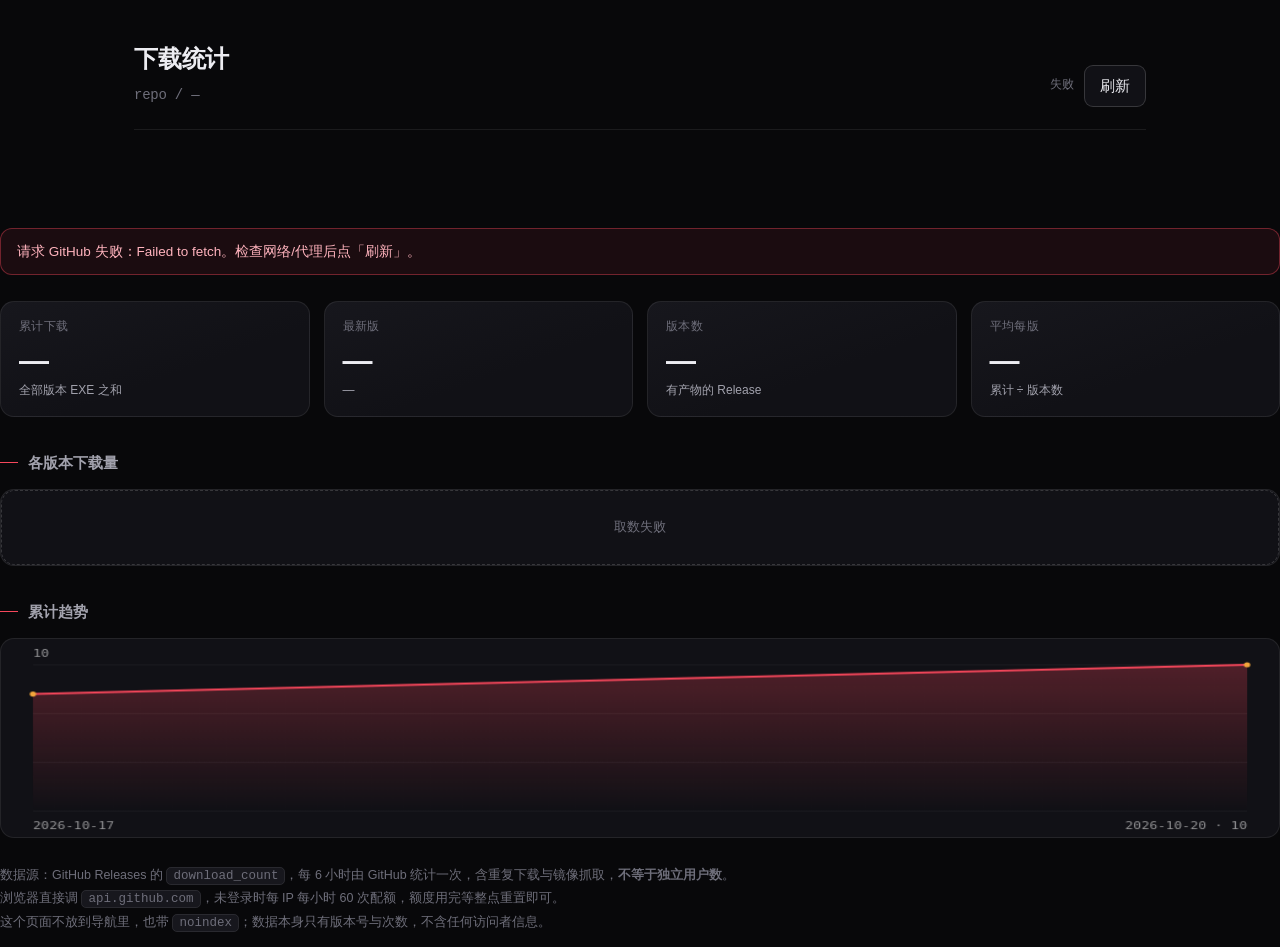
<file: stats/index.html>
<!DOCTYPE html>
<html lang="zh-CN" data-theme="dark">
<head>
<meta charset="utf-8" />
<meta name="viewport" content="width=device-width, initial-scale=1" />
<meta name="robots" content="noindex, nofollow" />
<title>下载统计 · 噼里啪啦</title>
<style>
  :root{
    --bg:#08080a; --card:#111116; --card2:#17171d; --line:rgba(255,255,255,.08);
    --line2:rgba(255,255,255,.16); --fg:#ececf1; --muted:#a2a2ad; --dim:#6e6e7a;
    --red:#f5475b; --amber:#f2a63b; --green:#4caf7d;
    --mono:ui-monospace,SFMono-Regular,"SF Mono",Menlo,Consolas,"Liberation Mono",monospace;
  }
  *{box-sizing:border-box}
  body{margin:0;background:var(--bg);color:var(--fg);
    font:15px/1.6 -apple-system,BlinkMacSystemFont,"Segoe UI","PingFang SC","Microsoft YaHei",sans-serif;
    -webkit-font-smoothing:antialiased}
  a{color:inherit}
  .wrap{max-width:1060px;margin:0 auto;padding:40px 24px 80px}
  header{display:flex;align-items:flex-end;justify-content:space-between;gap:16px;flex-wrap:wrap;
    padding-bottom:22px;border-bottom:1px solid var(--line)}
  h1{margin:0;font-size:24px;letter-spacing:-.01em}
  h1 span{color:var(--dim);font-weight:400;font-size:14px;display:block;margin-top:6px;font-family:var(--mono)}
  .actions{display:flex;align-items:center;gap:10px}
  button{font:inherit;cursor:pointer;border-radius:9px;border:1px solid var(--line2);
    background:var(--card);color:var(--fg);padding:8px 15px;transition:.2s}
  button:hover{background:var(--card2);border-color:rgba(255,255,255,.28)}
  button:disabled{opacity:.5;cursor:default}
  .stamp{font-family:var(--mono);font-size:12px;color:var(--dim)}

  .cards{display:grid;grid-template-columns:repeat(4,1fr);gap:14px;margin:26px 0 8px}
  .kpi{background:linear-gradient(160deg,var(--card2),var(--card) 60%);border:1px solid var(--line);
    border-radius:14px;padding:16px 18px}
  .kpi .k{font-size:12px;color:var(--dim);font-family:var(--mono);letter-spacing:.04em}
  .kpi .v{font-size:30px;font-weight:700;letter-spacing:-.02em;margin-top:6px;line-height:1.1}
  .kpi .v small{font-size:13px;font-weight:500;color:var(--muted);margin-left:4px}
  .kpi .d{font-size:12px;color:var(--muted);margin-top:4px}

  section{margin-top:34px}
  h2{font-size:15px;margin:0 0 14px;color:var(--muted);font-weight:600;
    display:flex;align-items:center;gap:10px}
  h2::before{content:"";width:18px;height:1px;background:var(--red)}

  .list{border:1px solid var(--line);border-radius:14px;overflow:hidden;background:var(--card)}
  .row{display:grid;grid-template-columns:96px 1fr 74px 92px;gap:14px;align-items:center;
    padding:12px 18px;border-top:1px solid var(--line)}
  .row:first-child{border-top:0}
  .row:hover{background:var(--card2)}
  .tag{font-family:var(--mono);font-size:13px}
  .bar{height:6px;border-radius:99px;background:rgba(255,255,255,.07);overflow:hidden}
  .bar i{display:block;height:100%;border-radius:99px;background:linear-gradient(90deg,var(--red),var(--amber));
    transform-origin:left center;transition:width .6s cubic-bezier(.2,.7,.2,1)}
  .num{text-align:right;font-variant-numeric:tabular-nums;font-weight:600}
  .date{text-align:right;font-family:var(--mono);font-size:12px;color:var(--dim)}
  .latest{color:var(--green);font-size:11px;font-family:var(--mono);margin-left:6px}

  canvas{width:100%;height:200px;display:block;border:1px solid var(--line);border-radius:14px;
    background:var(--card)}
  .empty{padding:26px;text-align:center;color:var(--dim);font-size:13px;border:1px dashed var(--line2);
    border-radius:14px}
  .note{margin-top:26px;font-size:12.5px;color:var(--dim);line-height:1.8}
  .note code{font-family:var(--mono);background:var(--card2);padding:1px 6px;border-radius:5px;
    border:1px solid var(--line)}
  .err{border:1px solid rgba(245,71,91,.4);background:rgba(245,71,91,.08);color:#ffb3bd;
    padding:12px 16px;border-radius:12px;font-size:13.5px;margin-top:18px}
  @media (max-width:820px){
    .cards{grid-template-columns:repeat(2,1fr)}
    .row{grid-template-columns:84px 1fr 60px;gap:10px}
    .date{display:none}
  }
</style>
</head>
<body>
<div class="wrap">
  <header>
    <div>
      <h1>下载统计 <span id="repoLine">repo / —</span></h1>
    </div>
    <div class="actions">
      <span class="stamp" id="stamp">载入中…</span>
      <button id="reload">刷新</button>
    </div>
  </div>

  <div id="err"></div>

  <div class="cards">
    <div class="kpi"><div class="k">累计下载</div><div class="v" id="kTotal">—</div><div class="d" id="kTotalNote">全部版本 EXE 之和</div></div>
    <div class="kpi"><div class="k">最新版</div><div class="v" id="kLatest">—</div><div class="d" id="kLatestNote">—</div></div>
    <div class="kpi"><div class="k">版本数</div><div class="v" id="kVers">—</div><div class="d" id="kVersNote">有产物的 Release</div></div>
    <div class="kpi"><div class="k">平均每版</div><div class="v" id="kAvg">—</div><div class="d">累计 ÷ 版本数</div></div>
  </div>

  <section>
    <h2>各版本下载量</h2>
    <div class="list" id="list"><div class="empty">载入中…</div></div>
  </section>

  <section>
    <h2>累计趋势</h2>
    <canvas id="trend" width="1040" height="200"></canvas>
    <div class="empty" id="trendEmpty" style="display:none">
      还没有历史快照。跑一次 <code>python tools/site_stats.py</code> 生成本地快照，
      之后每次运行都会追加一行，趋势线才会出现。
    </div>
  </section>

  <p class="note">
    数据源：GitHub Releases 的 <code>download_count</code>，每 6 小时由 GitHub 统计一次，含重复下载与镜像抓取，<b>不等于独立用户数</b>。<br />
    浏览器直接调 <code>api.github.com</code>，未登录时每 IP 每小时 60 次配额，额度用完等整点重置即可。<br />
    这个页面不放到导航里，也带 <code>noindex</code>；数据本身只有版本号与次数，不含任何访问者信息。
  </p>
</div>

<script>
(function(){
  "use strict";
  var REPO = "DcC176/replay-radio";
  var $ = function(id){ return document.getElementById(id); };

  function fmt(n){ return (n == null ? "—" : n.toLocaleString("zh-CN")); }
  function day(iso){ return (iso || "").slice(0, 10); }

  function render(releases){
    var rows = releases.map(function(r){
      var dl = (r.assets || []).filter(function(a){ return /\.exe$/i.test(a.name); })
        .reduce(function(s, a){ return s + (a.download_count || 0); }, 0);
      return { tag: r.tag_name, date: day(r.published_at), dl: dl,
               latest: !!r.tag_name };
    }).filter(function(r){ return r.dl >= 0; });

    var total = rows.reduce(function(s, r){ return s + r.dl; }, 0);
    var max = Math.max.apply(null, rows.map(function(r){ return r.dl; }).concat([1]));
    var latest = rows[0];

    $("kTotal").textContent = fmt(total);
    $("kLatest").textContent = fmt(latest ? latest.dl : 0);
    $("kLatestNote").textContent = latest ? latest.tag + " · " + latest.date : "—";
    $("kVers").textContent = fmt(rows.length);
    $("kVersNote").textContent = "共 " + rows.length + " 个 Release";
    $("kAvg").textContent = rows.length ? (total / rows.length).toFixed(1) : "0";

    $("list").innerHTML = rows.map(function(r, i){
      var pct = r.dl ? Math.max(2, Math.round(r.dl / max * 100)) : 0;
      return '<div class="row">' +
        '<div class="tag">' + r.tag + (i === 0 ? '<span class="latest">latest</span>' : '') + '</div>' +
        '<div class="bar"><i style="width:' + pct + '%"></i></div>' +
        '<div class="num">' + fmt(r.dl) + '</div>' +
        '<div class="date">' + r.date + '</div>' +
      '</div>';
    }).join("") || '<div class="empty">没有找到带 EXE 的 Release</div>';
  }

  function drawTrend(points){
    var cv = $("trend"), ctx = cv.getContext("2d");
    var W = cv.width, H = cv.height, pad = 26;
    ctx.clearRect(0, 0, W, H);
    if (!points || points.length < 2) return false;

    var xs = points.map(function(p, i){ return i; });
    var ys = points.map(function(p){ return p.total; });
    var maxY = Math.max.apply(null, ys) || 1;
    var stepX = (W - pad * 2) / Math.max(1, points.length - 1);
    var px = function(i){ return pad + i * stepX; };
    var py = function(v){ return H - pad - (v / maxY) * (H - pad * 2); };

    // grid
    ctx.strokeStyle = "rgba(255,255,255,.06)";
    ctx.lineWidth = 1;
    for (var g = 0; g <= 3; g++){
      var yy = pad + g * (H - pad * 2) / 3;
      ctx.beginPath(); ctx.moveTo(pad, yy); ctx.lineTo(W - pad, yy); ctx.stroke();
    }
    // area
    var grad = ctx.createLinearGradient(0, pad, 0, H - pad);
    grad.addColorStop(0, "rgba(245,71,91,.28)");
    grad.addColorStop(1, "rgba(245,71,91,0)");
    ctx.beginPath();
    ctx.moveTo(px(0), H - pad);
    points.forEach(function(p, i){ ctx.lineTo(px(i), py(p.total)); });
    ctx.lineTo(px(points.length - 1), H - pad);
    ctx.closePath(); ctx.fillStyle = grad; ctx.fill();
    // line
    ctx.beginPath();
    points.forEach(function(p, i){ i ? ctx.lineTo(px(i), py(p.total)) : ctx.moveTo(px(i), py(p.total)); });
    ctx.strokeStyle = "#f5475b"; ctx.lineWidth = 2; ctx.lineJoin = "round"; ctx.stroke();
    // dots + labels
    ctx.fillStyle = "#f2a63b";
    points.forEach(function(p, i){
      ctx.beginPath(); ctx.arc(px(i), py(p.total), 2.6, 0, Math.PI * 2); ctx.fill();
    });
    ctx.fillStyle = "rgba(255,255,255,.55)";
    ctx.font = "11px ui-monospace,monospace";
    ctx.fillText(String(maxY), pad, pad - 8);
    ctx.fillText(points[0].date, pad, H - 8);
    ctx.textAlign = "right";
    ctx.fillText(points[points.length - 1].date + " · " + points[points.length - 1].total, W - pad, H - 8);
    return true;
  }

  function setErr(msg){
    $("err").innerHTML = msg ? '<div class="err">' + msg + '</div>' : "";
  }

  function load(){
    var btn = $("reload");
    btn.disabled = true;
    $("stamp").textContent = "请求中…";
    setErr("");

    fetch("https://api.github.com/repos/" + REPO + "/releases?per_page=100", {
      headers: { "Accept": "application/vnd.github+json" }
    }).then(function(r){
      if (r.status === 403) throw new Error("rate");
      if (!r.ok) throw new Error("http " + r.status);
      return r.json();
    }).then(function(list){
      $("repoLine").textContent = REPO + " · " + list.length + " 个 Release";
      render(list);
      $("stamp").textContent = "更新于 " + new Date().toLocaleTimeString("zh-CN", { hour12: false });
    }).catch(function(e){
      $("list").innerHTML = '<div class="empty">取数失败</div>';
      $("stamp").textContent = "失败";
      if (String(e.message) === "rate") {
        setErr("GitHub API 配额用完（未登录 60 次/小时）。等整点重置，或在本机开一个令牌再刷新。");
      } else {
        setErr("请求 GitHub 失败：" + e.message + "。检查网络/代理后点「刷新」。");
      }
    }).then(function(){
      btn.disabled = false;
    });
  }

  fetch("history.json", { cache: "no-store" }).then(function(r){
    if (!r.ok) throw new Error("none");
    return r.json();
  }).then(function(h){
    var pts = (h && h.snapshots || []).slice().sort(function(a, b){ return a.date < b.date ? -1 : 1; });
    if (!drawTrend(pts)) { $("trend").style.display = "none"; $("trendEmpty").style.display = "block"; }
  }).catch(function(){
    $("trend").style.display = "none";
    $("trendEmpty").style.display = "block";
  });

  $("reload").addEventListener("click", load);
  load();
})();
</script>
</body>
</html>
</file>
